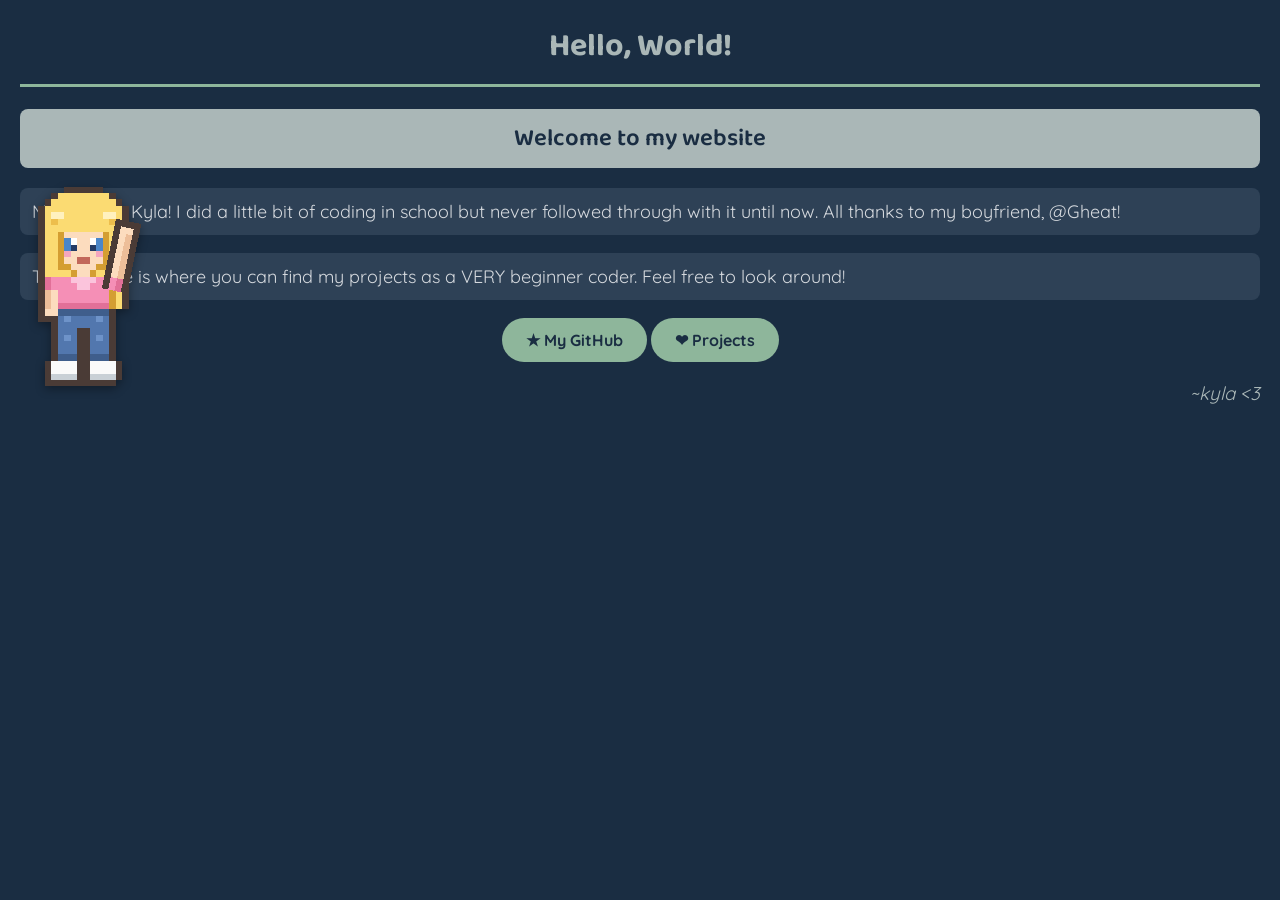
<file: index.html>
<!DOCTYPE html>
<html lang="en">
<head>
    <meta charset="UTF-8">
    <meta name="viewport" content="width=device-width, initial-scale=1.0">
    <title>Kyla's Website</title>
    <!-- #1A2D42, #2E4156, #AAB7B7, #C0C8CA, #D4D8DD -->
    <link rel="preconnect" href="https://fonts.googleapis.com">
    <link rel="preconnect" href="https://fonts.gstatic.com" crossorigin>
    <link href="https://fonts.googleapis.com/css2?family=Baloo+2:wght@400;600;700&family=Quicksand:wght@400;500;600&display=swap" rel="stylesheet">
    <link rel="stylesheet" href="style.css">
</head>
<body>
    <h1>Hello, World!</h1>
    <h2>Welcome to my website  </h2>
    <p>My name is Kyla! I did a little bit of coding in school but never followed through with it until now. All thanks to my boyfriend, @Gheat!</p>
    <p> This website is where you can find my projects as a VERY beginner coder. Feel free to look around!</p>
    <div class="links">
        <a class="button" href="https://github.com/giannikyla20-cpu" target="_blank">★ My GitHub</a>
        <a class="button" href="projects.html">❤︎ Projects</a>
    </div>
    <h3> ~kyla <3 </h3>

    <!-- High-quality pixel-art mascot waving in the bottom-left corner -->
    <svg class="pixel-girl" width="129" height="213" viewBox="1 -1 20 33" shape-rendering="crispEdges" aria-hidden="true" role="img" xmlns="http://www.w3.org/2000/svg">
        <!-- ===== HAIR: rounded top, long flowing sides ===== -->
        <rect x="6" y="0" width="6" height="1" fill="#4A3B36"/>
        <rect x="4" y="1" width="1" height="1" fill="#4A3B36"/><rect x="5" y="1" width="8" height="1" fill="#FBDB72"/><rect x="13" y="1" width="1" height="1" fill="#4A3B36"/>
        <rect x="3" y="2" width="1" height="1" fill="#4A3B36"/><rect x="4" y="2" width="10" height="1" fill="#FBDB72"/><rect x="14" y="2" width="1" height="1" fill="#4A3B36"/>
        <rect x="2" y="3" width="1" height="1" fill="#4A3B36"/><rect x="3" y="3" width="12" height="1" fill="#FBDB72"/><rect x="15" y="3" width="1" height="1" fill="#4A3B36"/>
        <rect x="2" y="4" width="1" height="1" fill="#4A3B36"/><rect x="3" y="4" width="1" height="1" fill="#FBDB72"/><rect x="4" y="4" width="2" height="1" fill="#FFF1BE"/><rect x="6" y="4" width="6" height="1" fill="#FBDB72"/><rect x="12" y="4" width="2" height="1" fill="#FFF1BE"/><rect x="14" y="4" width="1" height="1" fill="#FBDB72"/><rect x="15" y="4" width="1" height="1" fill="#4A3B36"/>
        <rect x="2" y="5" width="1" height="1" fill="#4A3B36"/><rect x="3" y="5" width="1" height="1" fill="#FBDB72"/><rect x="4" y="5" width="1" height="1" fill="#EDBE4C"/><rect x="5" y="5" width="8" height="1" fill="#FBDB72"/><rect x="13" y="5" width="1" height="1" fill="#EDBE4C"/><rect x="14" y="5" width="1" height="1" fill="#FBDB72"/><rect x="15" y="5" width="1" height="1" fill="#4A3B36"/>
        <!-- bangs -->
        <rect x="2" y="6" width="1" height="1" fill="#4A3B36"/><rect x="3" y="6" width="12" height="1" fill="#FBDB72"/><rect x="15" y="6" width="1" height="1" fill="#4A3B36"/>
        <!-- ===== FACE ===== -->
        <rect x="2" y="7" width="1" height="1" fill="#4A3B36"/><rect x="3" y="7" width="2" height="1" fill="#FBDB72"/><rect x="5" y="7" width="1" height="1" fill="#D49E32"/><rect x="6" y="7" width="6" height="1" fill="#FCDCBE"/><rect x="12" y="7" width="1" height="1" fill="#D49E32"/><rect x="13" y="7" width="2" height="1" fill="#FBDB72"/><rect x="15" y="7" width="1" height="1" fill="#4A3B36"/>
        <!-- eyes: iris top + white sparkle -->
        <rect x="2" y="8" width="1" height="1" fill="#4A3B36"/><rect x="3" y="8" width="2" height="1" fill="#FBDB72"/><rect x="5" y="8" width="1" height="1" fill="#D49E32"/><rect x="6" y="8" width="1" height="1" fill="#4A86C9"/><rect x="7" y="8" width="1" height="1" fill="#FFFFFF"/><rect x="8" y="8" width="2" height="1" fill="#FCDCBE"/><rect x="10" y="8" width="1" height="1" fill="#FFFFFF"/><rect x="11" y="8" width="1" height="1" fill="#4A86C9"/><rect x="12" y="8" width="1" height="1" fill="#D49E32"/><rect x="13" y="8" width="2" height="1" fill="#FBDB72"/><rect x="15" y="8" width="1" height="1" fill="#4A3B36"/>
        <!-- eyes: iris + pupil -->
        <rect x="2" y="9" width="1" height="1" fill="#4A3B36"/><rect x="3" y="9" width="2" height="1" fill="#FBDB72"/><rect x="5" y="9" width="1" height="1" fill="#D49E32"/><rect x="6" y="9" width="1" height="1" fill="#4A86C9"/><rect x="7" y="9" width="1" height="1" fill="#243B66"/><rect x="8" y="9" width="2" height="1" fill="#FCDCBE"/><rect x="10" y="9" width="1" height="1" fill="#243B66"/><rect x="11" y="9" width="1" height="1" fill="#4A86C9"/><rect x="12" y="9" width="1" height="1" fill="#D49E32"/><rect x="13" y="9" width="2" height="1" fill="#FBDB72"/><rect x="15" y="9" width="1" height="1" fill="#4A3B36"/>
        <!-- blush -->
        <rect x="2" y="10" width="1" height="1" fill="#4A3B36"/><rect x="3" y="10" width="2" height="1" fill="#FBDB72"/><rect x="5" y="10" width="1" height="1" fill="#D49E32"/><rect x="6" y="10" width="1" height="1" fill="#F4A6BE"/><rect x="7" y="10" width="4" height="1" fill="#FCDCBE"/><rect x="11" y="10" width="1" height="1" fill="#F4A6BE"/><rect x="12" y="10" width="1" height="1" fill="#D49E32"/><rect x="13" y="10" width="2" height="1" fill="#FBDB72"/><rect x="15" y="10" width="1" height="1" fill="#4A3B36"/>
        <!-- little smile -->
        <rect x="2" y="11" width="1" height="1" fill="#4A3B36"/><rect x="3" y="11" width="2" height="1" fill="#FBDB72"/><rect x="5" y="11" width="1" height="1" fill="#D49E32"/><rect x="6" y="11" width="2" height="1" fill="#FCDCBE"/><rect x="8" y="11" width="2" height="1" fill="#C2685A"/><rect x="10" y="11" width="2" height="1" fill="#FCDCBE"/><rect x="12" y="11" width="1" height="1" fill="#D49E32"/><rect x="13" y="11" width="2" height="1" fill="#FBDB72"/><rect x="15" y="11" width="1" height="1" fill="#4A3B36"/>
        <!-- chin narrows, hair curls in -->
        <rect x="2" y="12" width="1" height="1" fill="#4A3B36"/><rect x="3" y="12" width="2" height="1" fill="#FBDB72"/><rect x="5" y="12" width="2" height="1" fill="#D49E32"/><rect x="7" y="12" width="4" height="1" fill="#FCDCBE"/><rect x="11" y="12" width="2" height="1" fill="#D49E32"/><rect x="13" y="12" width="2" height="1" fill="#FBDB72"/><rect x="15" y="12" width="1" height="1" fill="#4A3B36"/>
        <!-- neck + long hair draping over shoulders -->
        <rect x="2" y="13" width="1" height="1" fill="#4A3B36"/><rect x="3" y="13" width="4" height="1" fill="#FBDB72"/><rect x="7" y="13" width="1" height="1" fill="#D49E32"/><rect x="8" y="13" width="2" height="1" fill="#FCDCBE"/><rect x="10" y="13" width="1" height="1" fill="#D49E32"/><rect x="11" y="13" width="4" height="1" fill="#FBDB72"/><rect x="15" y="13" width="1" height="1" fill="#4A3B36"/>
        <!-- ===== CUTE SHIRT (slim) ===== -->
        <rect x="2" y="14" width="1" height="1" fill="#4A3B36"/><rect x="3" y="14" width="2" height="1" fill="#FBDB72"/><rect x="5" y="14" width="2" height="1" fill="#F58FB6"/><rect x="7" y="14" width="4" height="1" fill="#FBC4DC"/><rect x="11" y="14" width="2" height="1" fill="#F58FB6"/><rect x="13" y="14" width="2" height="1" fill="#FBDB72"/><rect x="15" y="14" width="1" height="1" fill="#4A3B36"/>
        <rect x="2" y="15" width="1" height="1" fill="#4A3B36"/><rect x="3" y="15" width="1" height="1" fill="#FBDB72"/><rect x="4" y="15" width="1" height="1" fill="#D49E32"/><rect x="5" y="15" width="3" height="1" fill="#F58FB6"/><rect x="8" y="15" width="2" height="1" fill="#FBC4DC"/><rect x="10" y="15" width="3" height="1" fill="#F58FB6"/><rect x="13" y="15" width="1" height="1" fill="#D49E32"/><rect x="14" y="15" width="1" height="1" fill="#FBDB72"/><rect x="15" y="15" width="1" height="1" fill="#4A3B36"/>
        <rect x="2" y="16" width="1" height="1" fill="#4A3B36"/><rect x="3" y="16" width="1" height="1" fill="#FBDB72"/><rect x="4" y="16" width="1" height="1" fill="#D49E32"/><rect x="5" y="16" width="8" height="1" fill="#F58FB6"/><rect x="13" y="16" width="1" height="1" fill="#D49E32"/><rect x="14" y="16" width="1" height="1" fill="#FBDB72"/><rect x="15" y="16" width="1" height="1" fill="#4A3B36"/>
        <rect x="2" y="17" width="1" height="1" fill="#4A3B36"/><rect x="3" y="17" width="1" height="1" fill="#FBDB72"/><rect x="4" y="17" width="1" height="1" fill="#D49E32"/><rect x="5" y="17" width="8" height="1" fill="#F58FB6"/><rect x="13" y="17" width="1" height="1" fill="#D49E32"/><rect x="14" y="17" width="1" height="1" fill="#FBDB72"/><rect x="15" y="17" width="1" height="1" fill="#4A3B36"/>
        <rect x="2" y="18" width="1" height="1" fill="#4A3B36"/><rect x="3" y="18" width="1" height="1" fill="#FBDB72"/><rect x="4" y="18" width="1" height="1" fill="#D49E32"/><rect x="5" y="18" width="8" height="1" fill="#E27098"/><rect x="13" y="18" width="1" height="1" fill="#D49E32"/><rect x="14" y="18" width="1" height="1" fill="#FBDB72"/><rect x="15" y="18" width="1" height="1" fill="#4A3B36"/>
        <!-- ===== SLIM JEANS ===== -->
        <rect x="4" y="19" width="1" height="1" fill="#4A3B36"/><rect x="5" y="19" width="8" height="1" fill="#3F5E8C"/><rect x="13" y="19" width="1" height="1" fill="#4A3B36"/>
        <rect x="4" y="20" width="1" height="1" fill="#4A3B36"/><rect x="5" y="20" width="1" height="1" fill="#5277AE"/><rect x="6" y="20" width="1" height="1" fill="#6E93C9"/><rect x="7" y="20" width="4" height="1" fill="#5277AE"/><rect x="11" y="20" width="1" height="1" fill="#6E93C9"/><rect x="12" y="20" width="1" height="1" fill="#5277AE"/><rect x="13" y="20" width="1" height="1" fill="#4A3B36"/>
        <rect x="4" y="21" width="1" height="1" fill="#4A3B36"/><rect x="5" y="21" width="8" height="1" fill="#5277AE"/><rect x="13" y="21" width="1" height="1" fill="#4A3B36"/>
        <rect x="4" y="22" width="1" height="1" fill="#4A3B36"/><rect x="5" y="22" width="3" height="1" fill="#5277AE"/><rect x="8" y="22" width="2" height="1" fill="#4A3B36"/><rect x="10" y="22" width="3" height="1" fill="#5277AE"/><rect x="13" y="22" width="1" height="1" fill="#4A3B36"/>
        <rect x="4" y="23" width="1" height="1" fill="#4A3B36"/><rect x="5" y="23" width="1" height="1" fill="#5277AE"/><rect x="6" y="23" width="1" height="1" fill="#6E93C9"/><rect x="7" y="23" width="1" height="1" fill="#5277AE"/><rect x="8" y="23" width="2" height="1" fill="#4A3B36"/><rect x="10" y="23" width="1" height="1" fill="#5277AE"/><rect x="11" y="23" width="1" height="1" fill="#6E93C9"/><rect x="12" y="23" width="1" height="1" fill="#5277AE"/><rect x="13" y="23" width="1" height="1" fill="#4A3B36"/>
        <rect x="4" y="24" width="1" height="1" fill="#4A3B36"/><rect x="5" y="24" width="3" height="1" fill="#5277AE"/><rect x="8" y="24" width="2" height="1" fill="#4A3B36"/><rect x="10" y="24" width="3" height="1" fill="#5277AE"/><rect x="13" y="24" width="1" height="1" fill="#4A3B36"/>
        <rect x="4" y="25" width="1" height="1" fill="#4A3B36"/><rect x="5" y="25" width="3" height="1" fill="#5277AE"/><rect x="8" y="25" width="2" height="1" fill="#4A3B36"/><rect x="10" y="25" width="3" height="1" fill="#5277AE"/><rect x="13" y="25" width="1" height="1" fill="#4A3B36"/>
        <rect x="4" y="26" width="1" height="1" fill="#4A3B36"/><rect x="5" y="26" width="3" height="1" fill="#3F5E8C"/><rect x="8" y="26" width="2" height="1" fill="#4A3B36"/><rect x="10" y="26" width="3" height="1" fill="#3F5E8C"/><rect x="13" y="26" width="1" height="1" fill="#4A3B36"/>
        <!-- ===== SHOES ===== -->
        <rect x="3" y="27" width="1" height="1" fill="#4A3B36"/><rect x="4" y="27" width="4" height="1" fill="#FAFAFA"/><rect x="8" y="27" width="2" height="1" fill="#4A3B36"/><rect x="10" y="27" width="4" height="1" fill="#FAFAFA"/><rect x="14" y="27" width="1" height="1" fill="#4A3B36"/>
        <rect x="3" y="28" width="1" height="1" fill="#4A3B36"/><rect x="4" y="28" width="4" height="1" fill="#FAFAFA"/><rect x="8" y="28" width="2" height="1" fill="#4A3B36"/><rect x="10" y="28" width="4" height="1" fill="#FAFAFA"/><rect x="14" y="28" width="1" height="1" fill="#4A3B36"/>
        <rect x="3" y="29" width="1" height="1" fill="#4A3B36"/><rect x="4" y="29" width="4" height="1" fill="#C9D0D6"/><rect x="8" y="29" width="2" height="1" fill="#4A3B36"/><rect x="10" y="29" width="4" height="1" fill="#C9D0D6"/><rect x="14" y="29" width="1" height="1" fill="#4A3B36"/>
        <rect x="3" y="30" width="11" height="1" fill="#4A3B36"/>
        <!-- ===== LEFT ARM (resting at her side, hair swept right) ===== -->
        <rect x="2" y="14" width="1" height="7" fill="#4A3B36"/>
        <rect x="3" y="14" width="1" height="2" fill="#E27098"/><rect x="4" y="14" width="1" height="2" fill="#F58FB6"/>
        <rect x="3" y="16" width="1" height="3" fill="#EDBE99"/><rect x="4" y="16" width="1" height="3" fill="#FCDCBE"/>
        <rect x="3" y="19" width="2" height="1" fill="#FCDCBE"/>
        <rect x="2" y="20" width="3" height="1" fill="#4A3B36"/>
        <!-- ===== RIGHT ARM (raised & waving) ===== -->
        <g class="wave">
            <animateTransform attributeName="transform" attributeType="XML"
                type="rotate" values="-6 13 15; 18 13 15; -6 13 15"
                dur="1.1s" repeatCount="indefinite" calcMode="spline"
                keyTimes="0; 0.5; 1" keySplines="0.42 0 0.58 1; 0.42 0 0.58 1"/>
            <rect x="12" y="5" width="4" height="1" fill="#4A3B36"/>
            <rect x="12" y="6" width="1" height="1" fill="#4A3B36"/><rect x="13" y="6" width="2" height="1" fill="#FCDCBE"/><rect x="15" y="6" width="1" height="1" fill="#4A3B36"/>
            <rect x="12" y="7" width="1" height="7" fill="#4A3B36"/><rect x="13" y="7" width="1" height="7" fill="#FCDCBE"/><rect x="14" y="7" width="1" height="7" fill="#EDBE99"/><rect x="15" y="7" width="1" height="7" fill="#4A3B36"/>
            <rect x="12" y="14" width="1" height="2" fill="#4A3B36"/><rect x="13" y="14" width="1" height="2" fill="#F58FB6"/><rect x="14" y="14" width="1" height="2" fill="#E27098"/><rect x="15" y="14" width="1" height="2" fill="#4A3B36"/>
        </g>
    </svg>
</body>
</html>
</file>
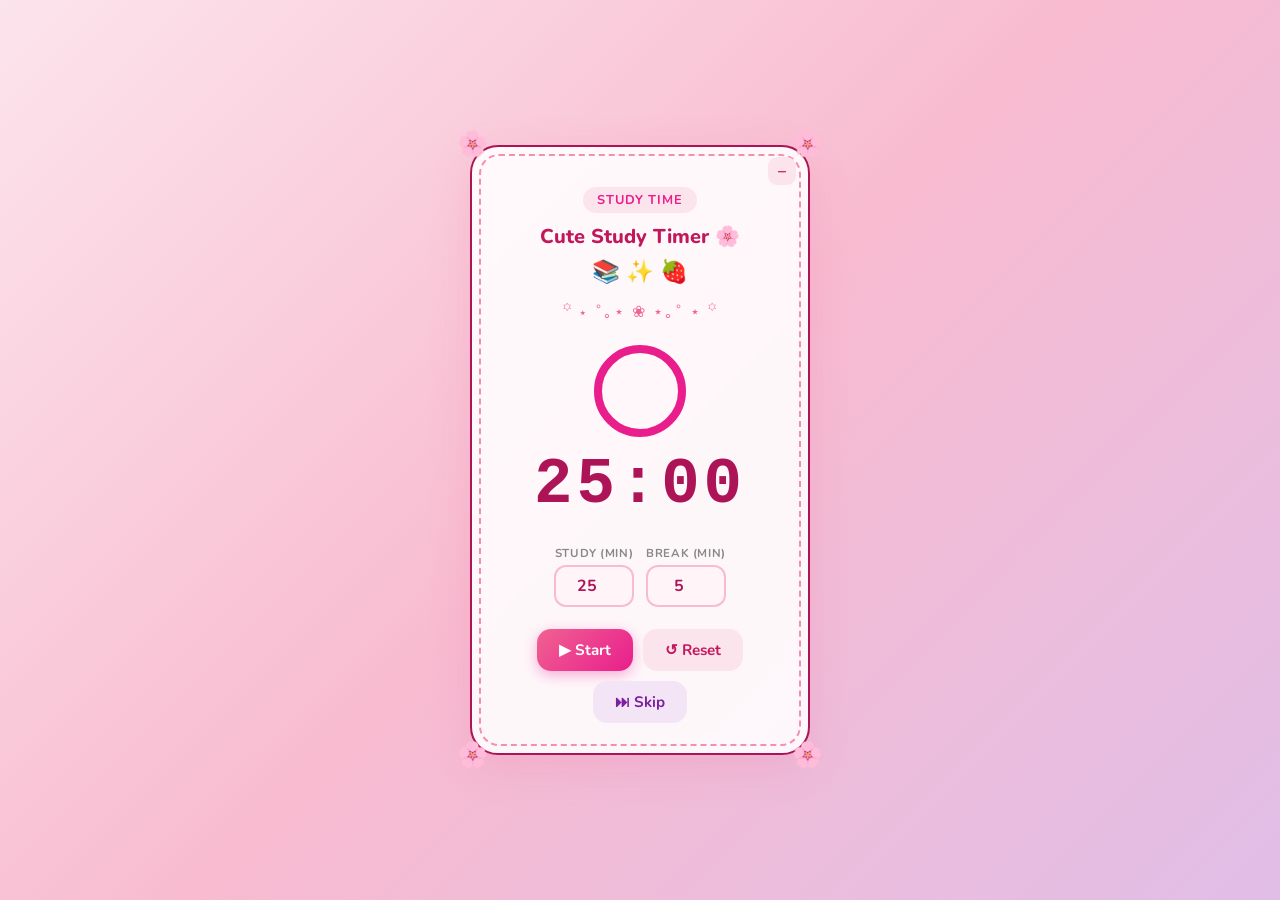
<file: StudyTimer/index.html>
<!DOCTYPE html>
<html lang="en">
<head>
    <meta charset="UTF-8">
    <meta name="viewport" content="width=device-width, initial-scale=1.0">
    <title>Cute Study Timer ⋆.ೃ࿔🌸*:･</title>
    <style>
        @import url('https://fonts.googleapis.com/css2?family=Nunito:wght@400;600;700;800&display=swap');

        * { box-sizing: border-box; margin: 0; padding: 0; }

        body {
            font-family: 'Nunito', 'Segoe UI', sans-serif;
            background: linear-gradient(135deg, #fce4ec, #f8bbd0, #e1bee7);
            min-height: 100vh;
            display: flex;
            align-items: center;
            justify-content: center;
            transition: background 0.8s ease;
        }

        body.break-mode {
            background: linear-gradient(135deg, #e8f5e9, #b2dfdb, #c8e6c9);
        }

        .card {
            position: relative;
            background: rgba(255, 255, 255, 0.88);
            backdrop-filter: blur(10px);
            border-radius: 28px;
            padding: 40px 34px 30px;
            width: 340px;
            box-shadow: 0 12px 40px rgba(233, 100, 150, 0.18);
            text-align: center;
            border: 2.5px solid #ad1457;
            transition: border-color 0.5s, box-shadow 0.5s;
        }

        body.break-mode .card {
            border-color: #1b5e20;
            box-shadow: 0 12px 40px rgba(56, 142, 60, 0.18);
        }

        /* ── Dainty dashed inner frame ── */
        .card::before {
            content: '';
            position: absolute;
            inset: 7px;
            border: 2px dashed #f48fb1;
            border-radius: 20px;
            pointer-events: none;
            transition: border-color 0.5s;
        }

        body.break-mode .card::before { border-color: #80cbc4; }

        /* ── Little flowers in the corners ── */
        .corner {
            position: absolute;
            font-size: 1.55rem;
            line-height: 1;
            pointer-events: none;
            animation: sway 4s ease-in-out infinite;
        }

        .corner::before { content: '🌸'; }
        body.break-mode .corner::before { content: '🌼'; }

        .corner.tl { top: -15px; left: -15px; }
        .corner.tr { top: -15px; right: -15px; animation-delay: 1s; }
        .corner.bl { bottom: -15px; left: -15px; animation-delay: 2s; }
        .corner.br { bottom: -15px; right: -15px; animation-delay: 3s; }

        @keyframes sway {
            0%, 100% { transform: rotate(-12deg); }
            50%      { transform: rotate(12deg); }
        }

        /* ── Swishy flourish divider ── */
        .flourish {
            font-size: 1rem;
            letter-spacing: 2px;
            color: #f06292;
            margin: -6px 0 18px;
            transition: color 0.5s;
        }

        body.break-mode .flourish { color: #66bb6a; }

        .flourish::before { content: '꙳ ⋆ ˚｡⋆ ❀ ⋆｡˚ ⋆ ꙳'; }

        .mode-badge {
            display: inline-block;
            font-size: 0.8rem;
            font-weight: 700;
            letter-spacing: 0.08em;
            text-transform: uppercase;
            padding: 4px 14px;
            border-radius: 50px;
            background: #fce4ec;
            color: #e91e8c;
            margin-bottom: 10px;
            transition: background 0.5s, color 0.5s;
        }

        body.break-mode .mode-badge {
            background: #e8f5e9;
            color: #2e7d32;
        }

        h1 {
            font-size: 1.25rem;
            font-weight: 800;
            color: #c2185b;
            margin-bottom: 6px;
        }

        body.break-mode h1 { color: #2e7d32; }

        .emoji-row {
            font-size: 1.4rem;
            margin-bottom: 20px;
        }

        /* ── Timer display ── */
        #timer-display {
            font-size: 4rem;
            font-weight: 800;
            font-family: 'Courier New', monospace;
            color: #ad1457;
            letter-spacing: 4px;
            margin: 8px 0 24px;
            transition: color 0.5s;
        }

        body.break-mode #timer-display { color: #1b5e20; }

        /* ── Input row ── */
        .inputs {
            display: flex;
            gap: 12px;
            justify-content: center;
            margin-bottom: 22px;
        }

        .input-group {
            display: flex;
            flex-direction: column;
            align-items: center;
            gap: 4px;
        }

        .input-group label {
            font-size: 0.72rem;
            font-weight: 700;
            color: #888;
            letter-spacing: 0.05em;
            text-transform: uppercase;
        }

        .input-group input {
            width: 80px;
            padding: 8px 10px;
            border: 2px solid #f8bbd0;
            border-radius: 12px;
            font-size: 1rem;
            font-family: inherit;
            font-weight: 700;
            text-align: center;
            color: #ad1457;
            background: #fff5f8;
            outline: none;
            transition: border-color 0.2s;
        }

        .input-group input:focus { border-color: #e91e8c; }

        /* ── Buttons ── */
        .buttons {
            display: flex;
            gap: 10px;
            justify-content: center;
            flex-wrap: wrap;
        }

        button {
            border: none;
            padding: 11px 22px;
            font-size: 0.95rem;
            font-family: inherit;
            font-weight: 700;
            border-radius: 14px;
            cursor: pointer;
            transition: transform 0.1s ease, opacity 0.2s, box-shadow 0.2s;
        }

        button:active { transform: scale(0.93); }

        #btn-start {
            background: linear-gradient(135deg, #f06292, #e91e8c);
            color: white;
            box-shadow: 0 4px 14px rgba(233, 30, 140, 0.35);
        }

        #btn-start:hover { box-shadow: 0 6px 18px rgba(233, 30, 140, 0.45); }

        #btn-reset {
            background: #fce4ec;
            color: #c2185b;
        }

        #btn-skip {
            background: #f3e5f5;
            color: #7b1fa2;
        }

        body.break-mode #btn-start {
            background: linear-gradient(135deg, #66bb6a, #388e3c);
            box-shadow: 0 4px 14px rgba(56, 142, 60, 0.35);
        }

        /* ── Progress ring ── */
        .ring-wrap {
            position: relative;
            width: 100px;
            height: 100px;
            margin: 0 auto 8px;
        }

        svg.ring { transform: rotate(-90deg); }

        #ring-bg { stroke: #fce4ec; }
        body.break-mode #ring-bg { stroke: #e8f5e9; }

        #ring-fill {
            stroke: #e91e8c;
            stroke-linecap: round;
            transition: stroke-dashoffset 1s linear, stroke 0.5s;
        }

        body.break-mode #ring-fill { stroke: #388e3c; }

        /* ── Minimize / expand toggle ── */
        #btn-mini {
            position: absolute;
            top: 10px;
            right: 12px;
            width: 28px;
            height: 28px;
            padding: 0;
            font-size: 1rem;
            line-height: 1;
            border-radius: 9px;
            background: #fce4ec;
            color: #c2185b;
            z-index: 5;
        }

        body.break-mode #btn-mini { background: #e8f5e9; color: #2e7d32; }

        /* ── Compact "focus" mode: small floating timer ── */
        .card.mini {
            position: fixed;
            bottom: 20px;
            right: 20px;
            width: auto;
            padding: 16px 20px 14px;
            cursor: grab;
            user-select: none;
        }

        .card.mini:active { cursor: grabbing; }

        .card.mini::before { inset: 4px; border-radius: 14px; }

        .card.mini .mode-badge,
        .card.mini h1,
        .card.mini .emoji-row,
        .card.mini .flourish,
        .card.mini .inputs,
        .card.mini .ring-wrap,
        .card.mini #btn-reset { display: none; }

        .card.mini #btn-mini { top: 6px; right: 7px; width: 22px; height: 22px; font-size: 0.85rem; }

        .card.mini #timer-display {
            font-size: 2.1rem;
            letter-spacing: 2px;
            margin: 10px 0 12px;
        }

        .card.mini .buttons { gap: 7px; }

        .card.mini button {
            padding: 7px 14px;
            font-size: 0.82rem;
            border-radius: 11px;
        }

        .card.mini .corner { font-size: 1rem; }
        .card.mini .corner.tl { top: -9px; left: -9px; }
        .card.mini .corner.tr { top: -9px; right: -9px; }
        .card.mini .corner.bl { bottom: -9px; left: -9px; }
        .card.mini .corner.br { bottom: -9px; right: -9px; }
    </style>
</head>
<body>
    <div class="card">
        <span class="corner tl"></span>
        <span class="corner tr"></span>
        <span class="corner bl"></span>
        <span class="corner br"></span>

        <button id="btn-mini" title="Minimize">–</button>

        <div class="mode-badge" id="mode-badge">Study Time</div>
        <h1 id="card-title">Cute Study Timer 🌸</h1>
        <div class="emoji-row" id="emoji-row">📚 ✨ 🍓</div>
        <div class="flourish"></div>

        <div class="ring-wrap">
            <svg class="ring" width="100" height="100" viewBox="0 0 100 100">
                <circle id="ring-bg"   cx="50" cy="50" r="42" fill="none" stroke-width="8"/>
                <circle id="ring-fill" cx="50" cy="50" r="42" fill="none" stroke-width="8"
                    stroke-dasharray="263.9" stroke-dashoffset="0"/>
            </svg>
        </div>

        <div id="timer-display">25:00</div>

        <div class="inputs">
            <div class="input-group">
                <label>Study (min)</label>
                <input type="number" id="study-min" value="25" min="1" max="99">
            </div>
            <div class="input-group">
                <label>Break (min)</label>
                <input type="number" id="break-min" value="5" min="1" max="99">
            </div>
        </div>

        <div class="buttons">
            <button id="btn-start">▶ Start</button>
            <button id="btn-reset">↺ Reset</button>
            <button id="btn-skip">⏭ Skip</button>
        </div>
    </div>

    <script>
        const display     = document.getElementById('timer-display');
        const btnStart    = document.getElementById('btn-start');
        const btnReset    = document.getElementById('btn-reset');
        const btnSkip     = document.getElementById('btn-skip');
        const studyInput  = document.getElementById('study-min');
        const breakInput  = document.getElementById('break-min');
        const modeBadge   = document.getElementById('mode-badge');
        const cardTitle   = document.getElementById('card-title');
        const emojiRow    = document.getElementById('emoji-row');
        const ringFill    = document.getElementById('ring-fill');
        const btnMini     = document.getElementById('btn-mini');
        const card        = document.querySelector('.card');
        const CIRCUMF     = 263.9;

        let isStudy    = true;
        let running    = false;
        let remaining  = 0;
        let total      = 0;
        let intervalId = null;

        // ── Soft chime (gentle bell-like arpeggio via Web Audio) ──
        let audioCtx = null;

        function chimeNote(ctx, freq, startTime, duration) {
            // bell tone = a couple of soft sine partials with a slow decay
            [1, 2.01].forEach((mult, i) => {
                const osc  = ctx.createOscillator();
                const gain = ctx.createGain();
                osc.type = 'sine';
                osc.frequency.value = freq * mult;

                const peak = i === 0 ? 0.22 : 0.07;
                gain.gain.setValueAtTime(0.0001, startTime);
                gain.gain.exponentialRampToValueAtTime(peak, startTime + 0.02);
                gain.gain.exponentialRampToValueAtTime(0.0001, startTime + duration);

                osc.connect(gain).connect(ctx.destination);
                osc.start(startTime);
                osc.stop(startTime + duration);
            });
        }

        function playChime() {
            try {
                if (!audioCtx) audioCtx = new (window.AudioContext || window.webkitAudioContext)();
                if (audioCtx.state === 'suspended') audioCtx.resume();
                const now = audioCtx.currentTime;
                // soft pentatonic arpeggio: C5 · E5 · G5 · C6
                const notes = [523.25, 659.25, 783.99, 1046.5];
                notes.forEach((f, i) => chimeNote(audioCtx, f, now + i * 0.18, 2.4));
            } catch (e) { /* audio not available */ }
        }

        function fmt(secs) {
            const m = String(Math.floor(secs / 60)).padStart(2, '0');
            const s = String(secs % 60).padStart(2, '0');
            return `${m}:${s}`;
        }

        function setRing(secs) {
            const pct  = total > 0 ? secs / total : 1;
            const offset = CIRCUMF * (1 - pct);
            ringFill.style.strokeDashoffset = offset;
        }

        function applyMode() {
            if (isStudy) {
                document.body.classList.remove('break-mode');
                modeBadge.textContent = 'Study Time';
                cardTitle.textContent = 'Cute Study Timer 🌸';
                emojiRow.textContent  = '📚 ✨ 🍓';
            } else {
                document.body.classList.add('break-mode');
                modeBadge.textContent = 'Break Time!';
                cardTitle.textContent = 'Take a Break 🌿';
                emojiRow.textContent  = '🍵 🌈 ☁️';
            }
        }

        function loadDuration() {
            const mins = parseInt(isStudy ? studyInput.value : breakInput.value) || 1;
            total      = mins * 60;
            remaining  = total;
        }

        function updateDisplay() {
            display.textContent = fmt(remaining);
            setRing(remaining);
        }

        function tick() {
            if (remaining <= 0) {
                clearInterval(intervalId);
                running = false;
                btnStart.textContent = '▶ Start';
                playChime();
                isStudy = !isStudy;
                applyMode();
                loadDuration();
                updateDisplay();
                return;
            }
            remaining--;
            updateDisplay();
        }

        btnStart.addEventListener('click', () => {
            if (!running) {
                if (remaining === 0) loadDuration();
                running = true;
                btnStart.textContent = '⏸ Pause';
                intervalId = setInterval(tick, 1000);
            } else {
                running = false;
                btnStart.textContent = '▶ Start';
                clearInterval(intervalId);
            }
        });

        btnReset.addEventListener('click', () => {
            clearInterval(intervalId);
            running = false;
            btnStart.textContent = '▶ Start';
            isStudy = true;
            applyMode();
            loadDuration();
            updateDisplay();
        });

        btnSkip.addEventListener('click', () => {
            clearInterval(intervalId);
            running = false;
            btnStart.textContent = '▶ Start';
            isStudy = !isStudy;
            applyMode();
            loadDuration();
            updateDisplay();
        });

        // ── Minimize / expand the timer into a small floating widget ──
        btnMini.addEventListener('click', () => {
            const mini = card.classList.toggle('mini');
            btnMini.textContent = mini ? '⤢' : '–';
            btnMini.title       = mini ? 'Expand' : 'Minimize';
            if (!mini) {
                // back to centered: clear any dragged position
                card.style.left = card.style.top = '';
                card.style.right = card.style.bottom = '';
            }
        });

        // ── Drag the mini timer anywhere on screen ──
        let dragging = false, dragDX = 0, dragDY = 0;

        card.addEventListener('mousedown', (e) => {
            if (!card.classList.contains('mini')) return;
            if (e.target.closest('button')) return;   // let buttons work normally
            dragging = true;
            const rect = card.getBoundingClientRect();
            dragDX = e.clientX - rect.left;
            dragDY = e.clientY - rect.top;
            card.style.right = card.style.bottom = 'auto';
            card.style.left  = rect.left + 'px';
            card.style.top   = rect.top  + 'px';
            e.preventDefault();
        });

        window.addEventListener('mousemove', (e) => {
            if (!dragging) return;
            card.style.left = (e.clientX - dragDX) + 'px';
            card.style.top  = (e.clientY - dragDY) + 'px';
        });

        window.addEventListener('mouseup', () => { dragging = false; });

        // Re-sync display when inputs change (only when stopped)
        [studyInput, breakInput].forEach(inp => {
            inp.addEventListener('change', () => {
                if (!running) { loadDuration(); updateDisplay(); }
            });
        });

        // Init
        applyMode();
        loadDuration();
        updateDisplay();
    </script>
</body>
</html>
</file>
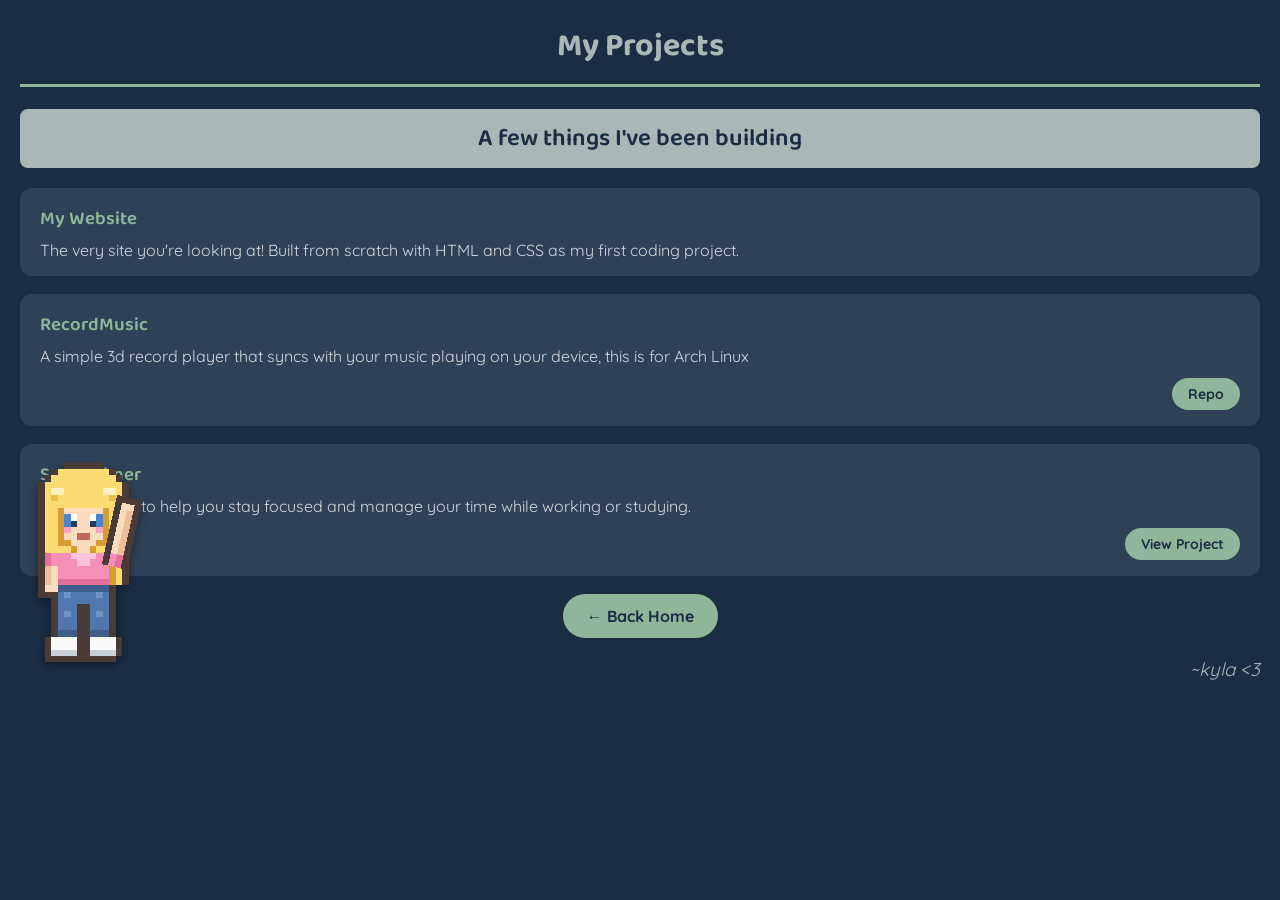
<file: projects.html>
<!DOCTYPE html>
<html lang="en">
<head>
    <meta charset="UTF-8">
    <meta name="viewport" content="width=device-width, initial-scale=1.0">
    <title>Kyla's Projects</title>
    <!-- #1A2D42, #2E4156, #AAB7B7, #C0C8CA, #D4D8DD -->
    <link rel="preconnect" href="https://fonts.googleapis.com">
    <link rel="preconnect" href="https://fonts.gstatic.com" crossorigin>
    <link href="https://fonts.googleapis.com/css2?family=Baloo+2:wght@400;600;700&family=Quicksand:wght@400;500;600&display=swap" rel="stylesheet">
    <link rel="stylesheet" href="style.css">
</head>
<body>
    <h1>My Projects</h1>
    <h2>A few things I've been building </h2>

    <div class="project-card">
        <h3 class="project-title">My Website</h3>
        <p>The very site you're looking at! Built from scratch with HTML and CSS as my first coding project.</p>
    </div>

    <div class="project-card">
        <h3 class="project-title">RecordMusic</h3>
        <p>A simple 3d record player that syncs with your music playing on your device, this is for Arch Linux</p>
        <a class="button" href="https://github.com/giannikyla20-cpu/RecordMusic" target="_blank">Repo</a>
    </div>

    <div class="project-card">
        <h3 class="project-title">Study Timer</h3>
        <p>A study timer to help you stay focused and manage your time while working or studying.</p>
        <a class="button" href="StudyTimer/index.html">View Project</a>
    </div>

    <div class="links">
        <a class="button" href="index.html">← Back Home</a>
    </div>

    <h3> ~kyla &lt;3 </h3>


    <svg class="pixel-girl" width="129" height="213" viewBox="1 -1 20 33" shape-rendering="crispEdges" aria-hidden="true" role="img" xmlns="http://www.w3.org/2000/svg">
        
        <rect x="6" y="0" width="6" height="1" fill="#4A3B36"/>
        <rect x="4" y="1" width="1" height="1" fill="#4A3B36"/><rect x="5" y="1" width="8" height="1" fill="#FBDB72"/><rect x="13" y="1" width="1" height="1" fill="#4A3B36"/>
        <rect x="3" y="2" width="1" height="1" fill="#4A3B36"/><rect x="4" y="2" width="10" height="1" fill="#FBDB72"/><rect x="14" y="2" width="1" height="1" fill="#4A3B36"/>
        <rect x="2" y="3" width="1" height="1" fill="#4A3B36"/><rect x="3" y="3" width="12" height="1" fill="#FBDB72"/><rect x="15" y="3" width="1" height="1" fill="#4A3B36"/>
        <rect x="2" y="4" width="1" height="1" fill="#4A3B36"/><rect x="3" y="4" width="1" height="1" fill="#FBDB72"/><rect x="4" y="4" width="2" height="1" fill="#FFF1BE"/><rect x="6" y="4" width="6" height="1" fill="#FBDB72"/><rect x="12" y="4" width="2" height="1" fill="#FFF1BE"/><rect x="14" y="4" width="1" height="1" fill="#FBDB72"/><rect x="15" y="4" width="1" height="1" fill="#4A3B36"/>
        <rect x="2" y="5" width="1" height="1" fill="#4A3B36"/><rect x="3" y="5" width="1" height="1" fill="#FBDB72"/><rect x="4" y="5" width="1" height="1" fill="#EDBE4C"/><rect x="5" y="5" width="8" height="1" fill="#FBDB72"/><rect x="13" y="5" width="1" height="1" fill="#EDBE4C"/><rect x="14" y="5" width="1" height="1" fill="#FBDB72"/><rect x="15" y="5" width="1" height="1" fill="#4A3B36"/>
       
        <rect x="2" y="6" width="1" height="1" fill="#4A3B36"/><rect x="3" y="6" width="12" height="1" fill="#FBDB72"/><rect x="15" y="6" width="1" height="1" fill="#4A3B36"/>
        <!-- ===== FACE ===== -->
        <rect x="2" y="7" width="1" height="1" fill="#4A3B36"/><rect x="3" y="7" width="2" height="1" fill="#FBDB72"/><rect x="5" y="7" width="1" height="1" fill="#D49E32"/><rect x="6" y="7" width="6" height="1" fill="#FCDCBE"/><rect x="12" y="7" width="1" height="1" fill="#D49E32"/><rect x="13" y="7" width="2" height="1" fill="#FBDB72"/><rect x="15" y="7" width="1" height="1" fill="#4A3B36"/>
        <rect x="2" y="8" width="1" height="1" fill="#4A3B36"/><rect x="3" y="8" width="2" height="1" fill="#FBDB72"/><rect x="5" y="8" width="1" height="1" fill="#D49E32"/><rect x="6" y="8" width="1" height="1" fill="#4A86C9"/><rect x="7" y="8" width="1" height="1" fill="#FFFFFF"/><rect x="8" y="8" width="2" height="1" fill="#FCDCBE"/><rect x="10" y="8" width="1" height="1" fill="#FFFFFF"/><rect x="11" y="8" width="1" height="1" fill="#4A86C9"/><rect x="12" y="8" width="1" height="1" fill="#D49E32"/><rect x="13" y="8" width="2" height="1" fill="#FBDB72"/><rect x="15" y="8" width="1" height="1" fill="#4A3B36"/>
        <rect x="2" y="9" width="1" height="1" fill="#4A3B36"/><rect x="3" y="9" width="2" height="1" fill="#FBDB72"/><rect x="5" y="9" width="1" height="1" fill="#D49E32"/><rect x="6" y="9" width="1" height="1" fill="#4A86C9"/><rect x="7" y="9" width="1" height="1" fill="#243B66"/><rect x="8" y="9" width="2" height="1" fill="#FCDCBE"/><rect x="10" y="9" width="1" height="1" fill="#243B66"/><rect x="11" y="9" width="1" height="1" fill="#4A86C9"/><rect x="12" y="9" width="1" height="1" fill="#D49E32"/><rect x="13" y="9" width="2" height="1" fill="#FBDB72"/><rect x="15" y="9" width="1" height="1" fill="#4A3B36"/>
        <rect x="2" y="10" width="1" height="1" fill="#4A3B36"/><rect x="3" y="10" width="2" height="1" fill="#FBDB72"/><rect x="5" y="10" width="1" height="1" fill="#D49E32"/><rect x="6" y="10" width="1" height="1" fill="#F4A6BE"/><rect x="7" y="10" width="4" height="1" fill="#FCDCBE"/><rect x="11" y="10" width="1" height="1" fill="#F4A6BE"/><rect x="12" y="10" width="1" height="1" fill="#D49E32"/><rect x="13" y="10" width="2" height="1" fill="#FBDB72"/><rect x="15" y="10" width="1" height="1" fill="#4A3B36"/>
        <rect x="2" y="11" width="1" height="1" fill="#4A3B36"/><rect x="3" y="11" width="2" height="1" fill="#FBDB72"/><rect x="5" y="11" width="1" height="1" fill="#D49E32"/><rect x="6" y="11" width="2" height="1" fill="#FCDCBE"/><rect x="8" y="11" width="2" height="1" fill="#C2685A"/><rect x="10" y="11" width="2" height="1" fill="#FCDCBE"/><rect x="12" y="11" width="1" height="1" fill="#D49E32"/><rect x="13" y="11" width="2" height="1" fill="#FBDB72"/><rect x="15" y="11" width="1" height="1" fill="#4A3B36"/>
        <rect x="2" y="12" width="1" height="1" fill="#4A3B36"/><rect x="3" y="12" width="2" height="1" fill="#FBDB72"/><rect x="5" y="12" width="2" height="1" fill="#D49E32"/><rect x="7" y="12" width="4" height="1" fill="#FCDCBE"/><rect x="11" y="12" width="2" height="1" fill="#D49E32"/><rect x="13" y="12" width="2" height="1" fill="#FBDB72"/><rect x="15" y="12" width="1" height="1" fill="#4A3B36"/>
        <rect x="2" y="13" width="1" height="1" fill="#4A3B36"/><rect x="3" y="13" width="4" height="1" fill="#FBDB72"/><rect x="7" y="13" width="1" height="1" fill="#D49E32"/><rect x="8" y="13" width="2" height="1" fill="#FCDCBE"/><rect x="10" y="13" width="1" height="1" fill="#D49E32"/><rect x="11" y="13" width="4" height="1" fill="#FBDB72"/><rect x="15" y="13" width="1" height="1" fill="#4A3B36"/>
        <!-- ===== SHIRT ===== -->
        <rect x="2" y="14" width="1" height="1" fill="#4A3B36"/><rect x="3" y="14" width="2" height="1" fill="#FBDB72"/><rect x="5" y="14" width="2" height="1" fill="#F58FB6"/><rect x="7" y="14" width="4" height="1" fill="#FBC4DC"/><rect x="11" y="14" width="2" height="1" fill="#F58FB6"/><rect x="13" y="14" width="2" height="1" fill="#FBDB72"/><rect x="15" y="14" width="1" height="1" fill="#4A3B36"/>
        <rect x="2" y="15" width="1" height="1" fill="#4A3B36"/><rect x="3" y="15" width="1" height="1" fill="#FBDB72"/><rect x="4" y="15" width="1" height="1" fill="#D49E32"/><rect x="5" y="15" width="3" height="1" fill="#F58FB6"/><rect x="8" y="15" width="2" height="1" fill="#FBC4DC"/><rect x="10" y="15" width="3" height="1" fill="#F58FB6"/><rect x="13" y="15" width="1" height="1" fill="#D49E32"/><rect x="14" y="15" width="1" height="1" fill="#FBDB72"/><rect x="15" y="15" width="1" height="1" fill="#4A3B36"/>
        <rect x="2" y="16" width="1" height="1" fill="#4A3B36"/><rect x="3" y="16" width="1" height="1" fill="#FBDB72"/><rect x="4" y="16" width="1" height="1" fill="#D49E32"/><rect x="5" y="16" width="8" height="1" fill="#F58FB6"/><rect x="13" y="16" width="1" height="1" fill="#D49E32"/><rect x="14" y="16" width="1" height="1" fill="#FBDB72"/><rect x="15" y="16" width="1" height="1" fill="#4A3B36"/>
        <rect x="2" y="17" width="1" height="1" fill="#4A3B36"/><rect x="3" y="17" width="1" height="1" fill="#FBDB72"/><rect x="4" y="17" width="1" height="1" fill="#D49E32"/><rect x="5" y="17" width="8" height="1" fill="#F58FB6"/><rect x="13" y="17" width="1" height="1" fill="#D49E32"/><rect x="14" y="17" width="1" height="1" fill="#FBDB72"/><rect x="15" y="17" width="1" height="1" fill="#4A3B36"/>
        <rect x="2" y="18" width="1" height="1" fill="#4A3B36"/><rect x="3" y="18" width="1" height="1" fill="#FBDB72"/><rect x="4" y="18" width="1" height="1" fill="#D49E32"/><rect x="5" y="18" width="8" height="1" fill="#E27098"/><rect x="13" y="18" width="1" height="1" fill="#D49E32"/><rect x="14" y="18" width="1" height="1" fill="#FBDB72"/><rect x="15" y="18" width="1" height="1" fill="#4A3B36"/>
        <!-- =====  JEANS ===== -->
        <rect x="4" y="19" width="1" height="1" fill="#4A3B36"/><rect x="5" y="19" width="8" height="1" fill="#3F5E8C"/><rect x="13" y="19" width="1" height="1" fill="#4A3B36"/>
        <rect x="4" y="20" width="1" height="1" fill="#4A3B36"/><rect x="5" y="20" width="1" height="1" fill="#5277AE"/><rect x="6" y="20" width="1" height="1" fill="#6E93C9"/><rect x="7" y="20" width="4" height="1" fill="#5277AE"/><rect x="11" y="20" width="1" height="1" fill="#6E93C9"/><rect x="12" y="20" width="1" height="1" fill="#5277AE"/><rect x="13" y="20" width="1" height="1" fill="#4A3B36"/>
        <rect x="4" y="21" width="1" height="1" fill="#4A3B36"/><rect x="5" y="21" width="8" height="1" fill="#5277AE"/><rect x="13" y="21" width="1" height="1" fill="#4A3B36"/>
        <rect x="4" y="22" width="1" height="1" fill="#4A3B36"/><rect x="5" y="22" width="3" height="1" fill="#5277AE"/><rect x="8" y="22" width="2" height="1" fill="#4A3B36"/><rect x="10" y="22" width="3" height="1" fill="#5277AE"/><rect x="13" y="22" width="1" height="1" fill="#4A3B36"/>
        <rect x="4" y="23" width="1" height="1" fill="#4A3B36"/><rect x="5" y="23" width="1" height="1" fill="#5277AE"/><rect x="6" y="23" width="1" height="1" fill="#6E93C9"/><rect x="7" y="23" width="1" height="1" fill="#5277AE"/><rect x="8" y="23" width="2" height="1" fill="#4A3B36"/><rect x="10" y="23" width="1" height="1" fill="#5277AE"/><rect x="11" y="23" width="1" height="1" fill="#6E93C9"/><rect x="12" y="23" width="1" height="1" fill="#5277AE"/><rect x="13" y="23" width="1" height="1" fill="#4A3B36"/>
        <rect x="4" y="24" width="1" height="1" fill="#4A3B36"/><rect x="5" y="24" width="3" height="1" fill="#5277AE"/><rect x="8" y="24" width="2" height="1" fill="#4A3B36"/><rect x="10" y="24" width="3" height="1" fill="#5277AE"/><rect x="13" y="24" width="1" height="1" fill="#4A3B36"/>
        <rect x="4" y="25" width="1" height="1" fill="#4A3B36"/><rect x="5" y="25" width="3" height="1" fill="#5277AE"/><rect x="8" y="25" width="2" height="1" fill="#4A3B36"/><rect x="10" y="25" width="3" height="1" fill="#5277AE"/><rect x="13" y="25" width="1" height="1" fill="#4A3B36"/>
        <rect x="4" y="26" width="1" height="1" fill="#4A3B36"/><rect x="5" y="26" width="3" height="1" fill="#3F5E8C"/><rect x="8" y="26" width="2" height="1" fill="#4A3B36"/><rect x="10" y="26" width="3" height="1" fill="#3F5E8C"/><rect x="13" y="26" width="1" height="1" fill="#4A3B36"/>
        <!-- ===== SHOES ===== -->
        <rect x="3" y="27" width="1" height="1" fill="#4A3B36"/><rect x="4" y="27" width="4" height="1" fill="#FAFAFA"/><rect x="8" y="27" width="2" height="1" fill="#4A3B36"/><rect x="10" y="27" width="4" height="1" fill="#FAFAFA"/><rect x="14" y="27" width="1" height="1" fill="#4A3B36"/>
        <rect x="3" y="28" width="1" height="1" fill="#4A3B36"/><rect x="4" y="28" width="4" height="1" fill="#FAFAFA"/><rect x="8" y="28" width="2" height="1" fill="#4A3B36"/><rect x="10" y="28" width="4" height="1" fill="#FAFAFA"/><rect x="14" y="28" width="1" height="1" fill="#4A3B36"/>
        <rect x="3" y="29" width="1" height="1" fill="#4A3B36"/><rect x="4" y="29" width="4" height="1" fill="#C9D0D6"/><rect x="8" y="29" width="2" height="1" fill="#4A3B36"/><rect x="10" y="29" width="4" height="1" fill="#C9D0D6"/><rect x="14" y="29" width="1" height="1" fill="#4A3B36"/>
        <rect x="3" y="30" width="11" height="1" fill="#4A3B36"/>
        <!-- ===== LEFT ARM ===== -->
        <rect x="2" y="14" width="1" height="7" fill="#4A3B36"/>
        <rect x="3" y="14" width="1" height="2" fill="#E27098"/><rect x="4" y="14" width="1" height="2" fill="#F58FB6"/>
        <rect x="3" y="16" width="1" height="3" fill="#EDBE99"/><rect x="4" y="16" width="1" height="3" fill="#FCDCBE"/>
        <rect x="3" y="19" width="2" height="1" fill="#FCDCBE"/>
        <rect x="2" y="20" width="3" height="1" fill="#4A3B36"/>
        <!-- ===== RIGHT ARM (waving) ===== -->
        <g class="wave">
            <animateTransform attributeName="transform" attributeType="XML"
                type="rotate" values="-6 13 15; 18 13 15; -6 13 15"
                dur="1.1s" repeatCount="indefinite" calcMode="spline"
                keyTimes="0; 0.5; 1" keySplines="0.42 0 0.58 1; 0.42 0 0.58 1"/>
            <rect x="12" y="5" width="4" height="1" fill="#4A3B36"/>
            <rect x="12" y="6" width="1" height="1" fill="#4A3B36"/><rect x="13" y="6" width="2" height="1" fill="#FCDCBE"/><rect x="15" y="6" width="1" height="1" fill="#4A3B36"/>
            <rect x="12" y="7" width="1" height="7" fill="#4A3B36"/><rect x="13" y="7" width="1" height="7" fill="#FCDCBE"/><rect x="14" y="7" width="1" height="7" fill="#EDBE99"/><rect x="15" y="7" width="1" height="7" fill="#4A3B36"/>
            <rect x="12" y="14" width="1" height="2" fill="#4A3B36"/><rect x="13" y="14" width="1" height="2" fill="#F58FB6"/><rect x="14" y="14" width="1" height="2" fill="#E27098"/><rect x="15" y="14" width="1" height="2" fill="#4A3B36"/>
        </g>
    </svg>
</body>
</html>
</file>
<file: style.css>
/* Real crossfade between pages in modern browsers (Chrome/Edge) */
@view-transition {
    navigation: auto;
}

/* Fade-and-rise the page content in on every load (works everywhere) */
@keyframes fadeInUp {
    from {
        opacity: 0;
        transform: translateY(12px);
    }
    to {
        opacity: 1;
        transform: translateY(0);
    }
}

body {
    font-family: 'Quicksand', Arial, sans-serif;
    background-color: #1A2D42;
    color: #D4D8DD;
    margin: 20px;
    animation: fadeInUp 0.5s ease both;
}
h1 {
    font-family: 'Baloo 2', cursive;
    font-weight: 700;
    color: #AAB7B7;
    text-align: center;
    padding-bottom: 12px;
    border-bottom: 3px solid #8EB69B;
}
h2 {
    font-family: 'Baloo 2', cursive;
    font-weight: 600;
    color: #1A2D42;
    background-color: #AAB7B7;
    text-align: center;
    padding: 10px;
    border-radius: 8px;
}
p {
    font-family: 'Quicksand', sans-serif;
    font-size: 18px;
    background-color: #2E4156;
    padding: 12px;
    border-radius: 8px;
}
h3 {
    color: #AAB7B7;
    text-align: right;
    font-style: italic;
    font-weight: normal;
}
.links {
    text-align: center;
}

/* One reusable button style for every button on the site */
.button {
    display: inline-block;
    background-color: #8EB69B;
    color: #1A2D42;
    text-decoration: none;
    font-weight: bold;
    padding: 12px 24px;
    border-radius: 25px;
    transition: background-color 0.2s ease, transform 0.2s ease;
}
.button:hover {
    background-color: #AAB7B7;
    transform: scale(1.05);
}

/* Project cards on the projects page */
.project-card {
    background-color: #2E4156;
    padding: 16px 20px;
    border-radius: 12px;
    margin-bottom: 18px;
}
.project-title {
    font-family: 'Baloo 2', cursive;
    font-weight: 600;
    color: #8EB69B;
    text-align: left;
    font-style: normal;
    margin: 0 0 6px 0;
}
/* Paragraphs INSIDE a card shouldn't have their own box */
.project-card p {
    background-color: transparent;
    padding: 0;
    font-size: 16px;
    margin: 0;
}
/* Smaller buttons inside project cards, pushed to the right edge */
.project-card .button {
    display: block;
    width: fit-content;
    margin-left: auto;
    margin-top: 12px;
    padding: 7px 16px;
    font-size: 14px;
}

/* ----- Pixel girl mascot pinned to the bottom-left corner of the screen ----- */
.pixel-girl {
    position: fixed;      /* pin to the viewport, not the page flow */
    left: 12px;
    bottom: 12px;
    width: 129px;        /* wider viewBox includes room for the waving arm */
    height: auto;
    pointer-events: none; /* purely decorative */
    overflow: visible;    /* let the waving hand swing past the edge */
    image-rendering: pixelated;
    filter: drop-shadow(0 3px 5px rgba(0, 0, 0, 0.35));
    animation: girl-bob 3s ease-in-out infinite;
    z-index: 10;
}
/* Gentle up-and-down idle bob for the whole character */
@keyframes girl-bob {
    0%, 100% { transform: translateY(0); }
    50%      { transform: translateY(-4px); }
}
/* Her raised arm swings back and forth = waving.
   The wave itself is animated with <animateTransform> inside the SVG
   (see the .wave group in the HTML) for reliable cross-browser pivoting. */
/* Smaller on phones so she doesn't crowd the text */
@media (max-width: 600px) {
    .pixel-girl { width: 106px; }
}
/* Respect users who prefer no motion */
@media (prefers-reduced-motion: reduce) {
    .pixel-girl, .pixel-girl .wave { animation: none; }
}
</file>
